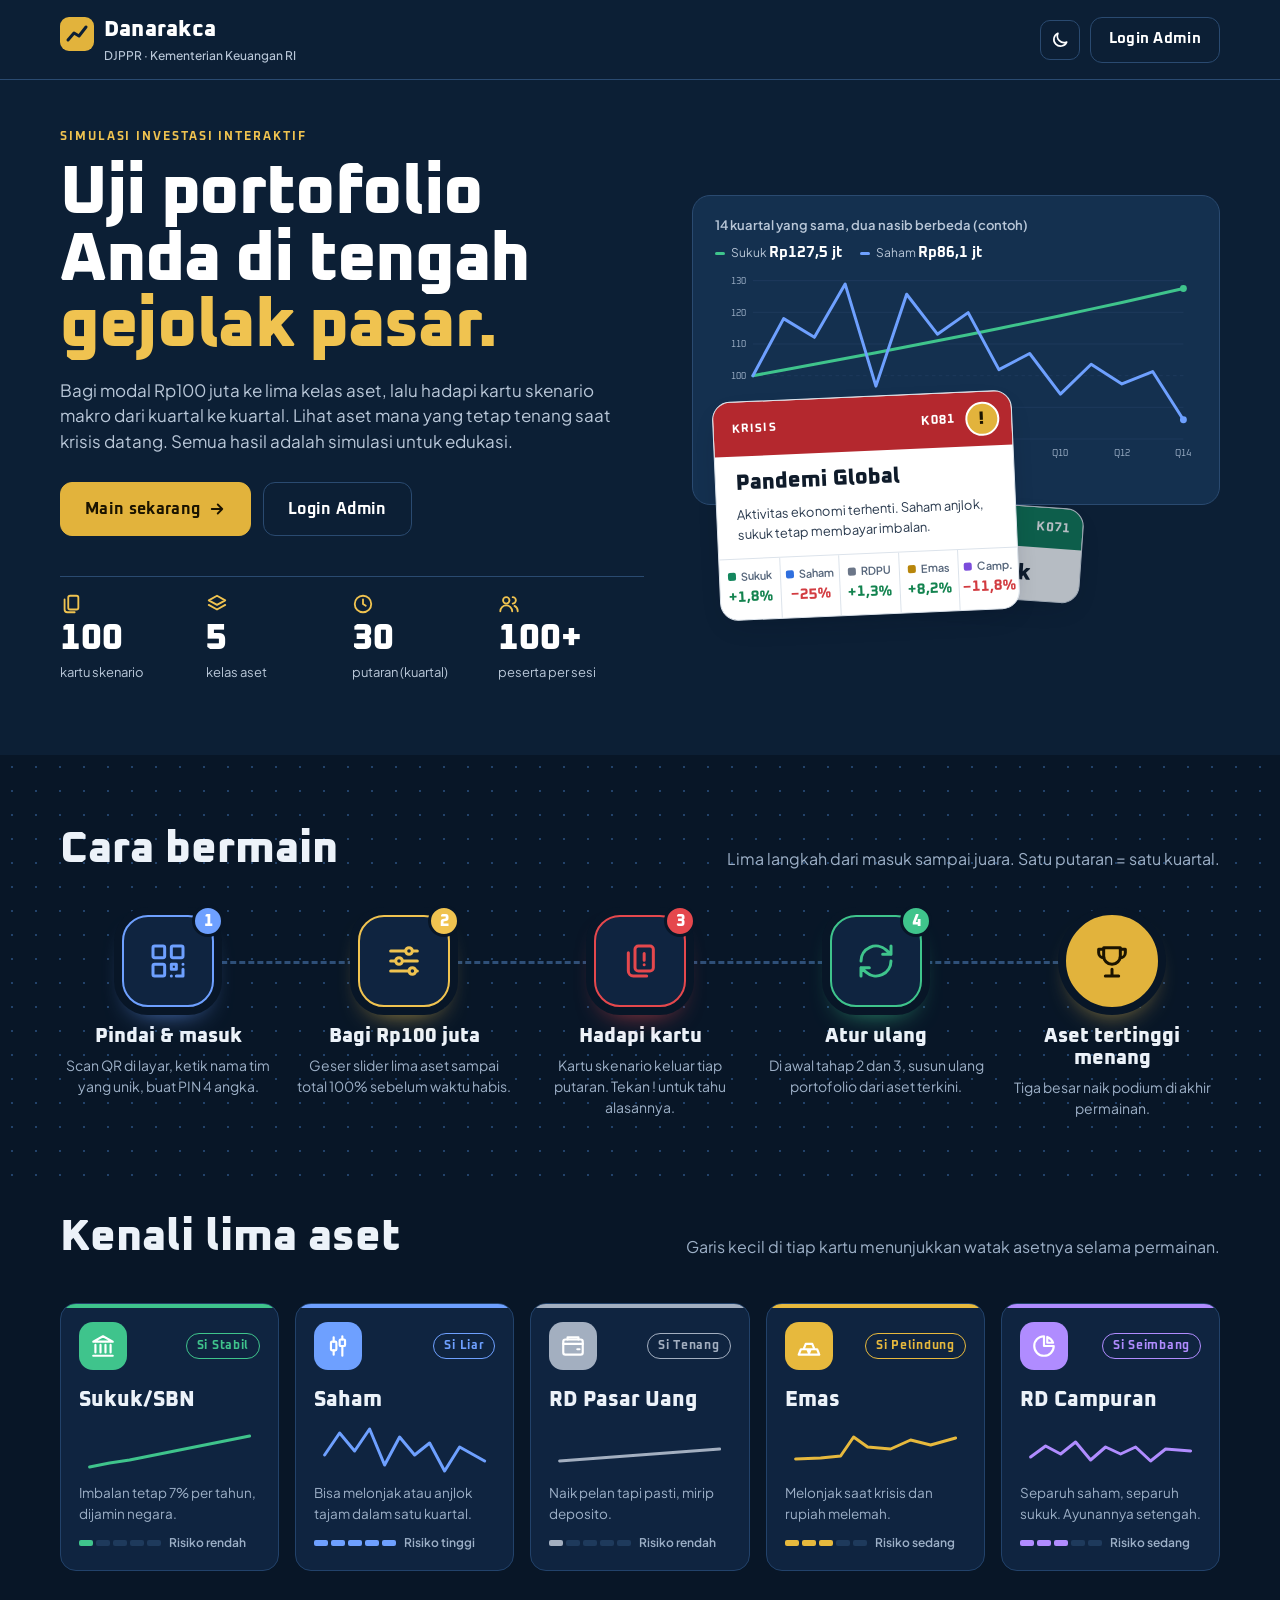
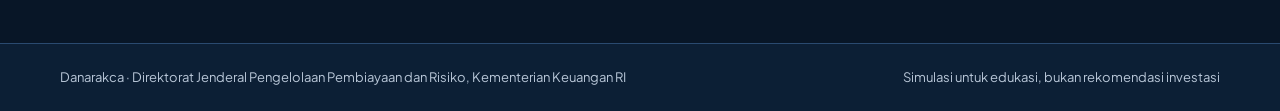
<file: index.html>
<!doctype html>
<html lang="id" data-ui="dark">
<head>
<meta charset="utf-8">
<meta name="viewport" content="width=device-width,initial-scale=1,viewport-fit=cover">
<title>Danarakca · Simulasi Investasi</title>
<meta name="description" content="Danarakca: simulasi alokasi aset berbasis kartu skenario. Kelola Rp100 juta di lima kelas aset dan lihat mana yang tetap tenang saat krisis.">
<link rel="icon" href="data:image/svg+xml,%3Csvg xmlns='http://www.w3.org/2000/svg' viewBox='0 0 34 34'%3E%3Crect width='34' height='34' rx='9' fill='%23E2B33C'/%3E%3Cpath d='M8 23 L14 16 L19 19 L26 10' stroke='%230C1F35' stroke-width='3' fill='none' stroke-linecap='round' stroke-linejoin='round'/%3E%3C/svg%3E">
<link rel="preconnect" href="https://fonts.googleapis.com"><link rel="preconnect" href="https://fonts.gstatic.com" crossorigin>
<link rel="stylesheet" href="https://fonts.googleapis.com/css2?family=Oxanium:wght@500;600;700;800&family=Plus+Jakarta+Sans:wght@400;500;600;700&display=swap">
<link rel="stylesheet" href="assets/style.css">
<style>
.wrap{max-width:1200px;margin:0 auto;padding-left:max(20px,env(safe-area-inset-left,0px));padding-right:max(20px,env(safe-area-inset-right,0px))}
.nav{background:var(--u-band);color:var(--u-band-ink);border-bottom:1px solid var(--u-band-line);position:sticky;top:0;z-index:5}
.nav .wrap{display:flex;justify-content:space-between;align-items:center;gap:12px;padding-block:14px}
.nav .mark{font-size:22px}
.nav .org{font-size:12px;color:var(--u-band-muted);font-weight:500;font-family:var(--f-body);display:block;letter-spacing:0}
.nav .navr{display:flex;gap:10px;align-items:center}
.hero{background:var(--u-band);color:var(--u-band-ink)}
.hero .wrap{display:grid;grid-template-columns:1.05fr .95fr;gap:48px;align-items:center;padding-block:48px 72px}
.eyebrow{font-size:12px;font-weight:700;letter-spacing:.16em;text-transform:uppercase;color:var(--u-gold-text);font-family:var(--f-display)}
.hero h1{font-family:var(--f-display);font-weight:800;font-size:clamp(40px,6vw,68px);line-height:.98;letter-spacing:-.02em;margin:14px 0 18px;text-wrap:balance}
.hero h1 em{font-style:normal;color:var(--u-gold-text)}
.hero p{font-size:17px;color:var(--u-band-muted);max-width:50ch;margin:0}
.cta{display:flex;gap:12px;margin-top:28px;flex-wrap:wrap}
.cta .btn{min-height:54px;padding:0 24px;font-size:16px}
.stats{display:grid;grid-template-columns:repeat(4,1fr);margin-top:40px;border-top:1px solid var(--u-band-line)}
.stats div{padding:16px 12px 0 0;display:flex;flex-direction:column;gap:6px}
.stats svg{color:var(--u-gold-text)}
.stats b{font-family:var(--f-display);font-size:36px;font-weight:800;line-height:1}
.stats span{font-size:13px;color:var(--u-band-muted)}
.vis{position:relative;min-height:420px}
.vis-chart{position:absolute;inset:0 0 110px 0;background:var(--u-surface-2);border:1px solid var(--u-band-line);border-radius:18px;padding:20px 22px}
.vis-chart h4{margin:0;font-size:13px;color:var(--u-band-muted);font-weight:600}
.vis-chart .k{display:flex;gap:18px;margin-top:6px;font-size:12px;color:var(--u-band-muted)}
.vis-chart .k b{font-family:var(--f-num);color:var(--u-band-ink);font-size:15px}
.vis-chart .k i{display:inline-block;width:10px;height:3px;border-radius:2px;vertical-align:middle;margin-right:6px}
.vis-card{position:absolute;left:24px;bottom:0;width:min(300px,80%);transform:rotate(-2.5deg)}
.vis-card .scard h3{font-size:22px}
.vis-card.back{left:90px;bottom:22px;transform:rotate(4deg);opacity:.7}
.sec{padding-block:72px}
.dots{background-image:radial-gradient(var(--u-line) 1.2px,transparent 1.2px);background-size:24px 24px}
.sec-head{display:flex;justify-content:space-between;align-items:flex-end;gap:16px 24px;flex-wrap:wrap;margin-bottom:44px}
.sec-head h2{font-family:var(--f-display);font-size:clamp(32px,4vw,44px);font-weight:800;margin:0;line-height:1}
.sec-head p{color:var(--u-muted);margin:0;max-width:46ch;font-size:16px}
.howto{list-style:none;margin:0;padding:0;position:relative;display:grid;grid-template-columns:repeat(5,1fr);gap:20px}
.howto::before{content:"";position:absolute;left:10%;right:10%;top:46px;border-top:3px dashed var(--u-input-line)}
.stage{position:relative;display:flex;flex-direction:column;align-items:center;text-align:center;gap:8px}
.node{width:92px;height:92px;border-radius:26px;background:var(--u-surface);border:2.5px solid var(--sc);color:var(--sc);display:flex;align-items:center;justify-content:center;position:relative;box-shadow:0 0 0 8px var(--u-bg),0 14px 28px -12px var(--sc)}
.node.goal{background:var(--gold);border-color:var(--gold);color:var(--on-gold);border-radius:50%}
.node .lv{position:absolute;top:-12px;right:-12px;min-width:32px;height:32px;padding:0 8px;border-radius:999px;background:var(--sc);color:#fff;font-family:var(--f-display);font-weight:800;font-size:16px;display:flex;align-items:center;justify-content:center;border:3px solid var(--u-bg)}
.stage h3{font-family:var(--f-display);font-size:20px;font-weight:800;margin:10px 0 0;line-height:1.1}
.stage p{margin:0;font-size:14px;color:var(--u-muted);max-width:24ch}
.assets{display:grid;grid-template-columns:repeat(5,1fr);gap:16px}
.asset{border-radius:16px;padding:18px;background:var(--u-surface);border:1px solid var(--u-line);display:flex;flex-direction:column;gap:10px;position:relative;overflow:hidden}
.asset::after{content:"";position:absolute;left:0;right:0;top:0;height:4px;background:var(--ac)}
.a-top{display:flex;justify-content:space-between;align-items:center;gap:8px}
.a-ico{width:48px;height:48px;border-radius:14px;background:var(--ac);color:#fff;display:flex;align-items:center;justify-content:center;flex:none}
.a-type{font-family:var(--f-display);font-weight:700;font-size:12px;letter-spacing:.06em;color:var(--ac);border:1.5px solid var(--ac);border-radius:999px;padding:3px 10px;white-space:nowrap}
.asset h3{margin:4px 0 0;font-family:var(--f-display);font-size:21px;font-weight:800}
.spark{width:100%;height:48px;display:block}
.spark polyline{fill:none;stroke:var(--ac);stroke-width:3;stroke-linejoin:round;stroke-linecap:round}
.asset p{margin:0;font-size:13.5px;color:var(--u-muted)}
.risk{display:flex;align-items:center;gap:8px;font-size:12px;color:var(--u-muted);margin-top:auto;font-weight:600}
.risk .bars{display:flex;gap:3px}
.risk .bars i{width:14px;height:6px;border-radius:2px;background:var(--u-track);display:block}
.risk .bars i.f{background:var(--ac)}
.foot{background:var(--u-band);color:var(--u-band-muted);font-size:13px;border-top:1px solid var(--u-band-line)}
.foot .wrap{display:flex;justify-content:space-between;gap:12px;flex-wrap:wrap;padding-block:24px}
@media (max-width:980px){
  .hero .wrap{grid-template-columns:1fr}
  .howto{grid-template-columns:1fr 1fr}
  .howto::before{display:none}
  .assets{grid-template-columns:1fr 1fr}
}
@media (max-width:560px){
  .stats{grid-template-columns:1fr 1fr}
  .howto,.assets{grid-template-columns:1fr}
  .nav .org{display:none}
  .vis{min-height:380px}
}
</style>
</head>
<body>
<nav class="nav"><div class="wrap">
  <a class="mark" href="./" id="logo"><span id="logoSlot"></span><span>Danarakca<span class="org">DJPPR · Kementerian Keuangan RI</span></span></a>
  <div class="navr">
    <button class="themebtn" type="button" aria-label="Ganti tema gelap/terang" id="themeBtn"></button>
    <a class="btn btn-ghost" href="admin.html">Login Admin</a>
  </div>
</div></nav>

<header class="hero"><div class="wrap">
  <div>
    <div class="eyebrow">Simulasi investasi interaktif</div>
    <h1>Uji portofolio Anda di tengah <em>gejolak pasar.</em></h1>
    <p>Bagi modal Rp100 juta ke lima kelas aset, lalu hadapi kartu skenario makro dari kuartal ke kuartal. Lihat aset mana yang tetap tenang saat krisis datang. Semua hasil adalah simulasi untuk edukasi.</p>
    <div class="cta">
      <a class="btn btn-gold" href="play.html">Main sekarang <svg width="18" height="18" viewBox="0 0 24 24" fill="none" stroke="currentColor" stroke-width="2.4" stroke-linecap="round" stroke-linejoin="round" aria-hidden="true"><path d="M5 12h14M13 6l6 6-6 6"/></svg></a>
      <a class="btn btn-ghost" href="admin.html">Login Admin</a>
    </div>
    <div class="stats">
      <div><svg width="22" height="22" viewBox="0 0 24 24" fill="none" stroke="currentColor" stroke-width="2" stroke-linecap="round" stroke-linejoin="round" aria-hidden="true"><rect x="9" y="3" width="11" height="15" rx="2"/><path d="M5 7v11a3 3 0 0 0 3 3h8"/></svg><b>100</b><span>kartu skenario</span></div>
      <div><svg width="22" height="22" viewBox="0 0 24 24" fill="none" stroke="currentColor" stroke-width="2" stroke-linecap="round" stroke-linejoin="round" aria-hidden="true"><path d="M12 3l9 5-9 5-9-5z"/><path d="M3 13l9 5 9-5"/></svg><b>5</b><span>kelas aset</span></div>
      <div><svg width="22" height="22" viewBox="0 0 24 24" fill="none" stroke="currentColor" stroke-width="2" stroke-linecap="round" stroke-linejoin="round" aria-hidden="true"><circle cx="12" cy="12" r="9"/><path d="M12 7v5l3 2"/></svg><b>30</b><span>putaran (kuartal)</span></div>
      <div><svg width="22" height="22" viewBox="0 0 24 24" fill="none" stroke="currentColor" stroke-width="2" stroke-linecap="round" stroke-linejoin="round" aria-hidden="true"><circle cx="9" cy="8" r="3.5"/><path d="M2.5 20a6.5 6.5 0 0 1 13 0M16 4.5a3.5 3.5 0 0 1 0 7M18 14a6.5 6.5 0 0 1 3.5 6"/></svg><b>100+</b><span>peserta per sesi</span></div>
    </div>
  </div>
  <div class="vis">
    <div class="vis-chart">
      <h4>14 kuartal yang sama, dua nasib berbeda (contoh)</h4>
      <div class="k"><span><i style="background:var(--c-sukuk)"></i>Sukuk <b>Rp127,5 jt</b></span><span><i style="background:var(--c-saham)"></i>Saham <b>Rp86,1 jt</b></span></div>
      <div class="chart-box" id="heroChart" style="margin-top:8px"></div>
    </div>
    <div class="vis-card back" aria-hidden="true"><div class="scard"><div class="band" style="background:#0E7A55"><span>Fiskal &amp; SBN</span><span class="num">K071</span></div><div class="body"><h3>Rating Indonesia Naik</h3></div></div></div>
    <div class="vis-card"><div class="scard"><div class="band" style="background:#B4282E"><span>Krisis</span><span class="right"><span class="num">K081</span><span class="why-btn" aria-hidden="true" style="animation:none">!</span></span></div><div class="body"><h3>Pandemi Global</h3><p class="narr" style="font-size:13px">Aktivitas ekonomi terhenti. Saham anjlok, sukuk tetap membayar imbalan.</p></div>
      <div class="impact"><div><span class="lab"><i style="background:var(--k-sukuk)"></i>Sukuk</span><span class="val k-up">+1,8%</span></div><div><span class="lab"><i style="background:var(--k-saham)"></i>Saham</span><span class="val k-down">−25%</span></div><div><span class="lab"><i style="background:var(--k-rdpu)"></i>RDPU</span><span class="val k-up">+1,3%</span></div><div><span class="lab"><i style="background:var(--k-emas)"></i>Emas</span><span class="val k-up">+8,2%</span></div><div><span class="lab"><i style="background:var(--k-camp)"></i>Camp.</span><span class="val k-down">−11,8%</span></div></div>
    </div></div>
  </div>
</div></header>

<section class="sec dots"><div class="wrap">
  <div class="sec-head"><h2>Cara bermain</h2><p>Lima langkah dari masuk sampai juara. Satu putaran = satu kuartal.</p></div>
  <ol class="howto">
    <li class="stage" style="--sc:var(--c-saham)"><div class="node"><span class="lv">1</span><svg width="40" height="40" viewBox="0 0 24 24" fill="none" stroke="currentColor" stroke-width="1.8" stroke-linecap="round" stroke-linejoin="round" aria-hidden="true"><rect x="3" y="3" width="7" height="7" rx="1"/><rect x="14" y="3" width="7" height="7" rx="1"/><rect x="3" y="14" width="7" height="7" rx="1"/><path d="M14 14h3v3h-3zM21 14v.01M14 21h.01M17 21h4v-4"/></svg></div><h3>Pindai &amp; masuk</h3><p>Scan QR di layar, ketik nama tim yang unik, buat PIN 4 angka.</p></li>
    <li class="stage" style="--sc:var(--u-gold-text)"><div class="node"><span class="lv">2</span><svg width="40" height="40" viewBox="0 0 24 24" fill="none" stroke="currentColor" stroke-width="1.8" stroke-linecap="round" aria-hidden="true"><path d="M4 6h9M17 6h3M4 12h3M11 12h9M4 18h11M19 18h1"/><circle cx="15" cy="6" r="2"/><circle cx="9" cy="12" r="2"/><circle cx="17" cy="18" r="2"/></svg></div><h3>Bagi Rp100 juta</h3><p>Geser slider lima aset sampai total 100% sebelum waktu habis.</p></li>
    <li class="stage" style="--sc:#E5484D"><div class="node"><span class="lv">3</span><svg width="40" height="40" viewBox="0 0 24 24" fill="none" stroke="currentColor" stroke-width="1.8" stroke-linecap="round" stroke-linejoin="round" aria-hidden="true"><rect x="9" y="3" width="11" height="15" rx="2"/><path d="M5 7v11a3 3 0 0 0 3 3h8"/><path d="M14.5 7.5v4M14.5 14.2v.1"/></svg></div><h3>Hadapi kartu</h3><p>Kartu skenario keluar tiap putaran. Tekan ! untuk tahu alasannya.</p></li>
    <li class="stage" style="--sc:var(--c-sukuk)"><div class="node"><span class="lv">4</span><svg width="40" height="40" viewBox="0 0 24 24" fill="none" stroke="currentColor" stroke-width="1.8" stroke-linecap="round" stroke-linejoin="round" aria-hidden="true"><path d="M3 12a9 9 0 0 1 15-6.7L21 8M21 3v5h-5M21 12a9 9 0 0 1-15 6.7L3 16M3 21v-5h5"/></svg></div><h3>Atur ulang</h3><p>Di awal tahap 2 dan 3, susun ulang portofolio dari aset terkini.</p></li>
    <li class="stage" style="--sc:var(--u-gold-text)"><div class="node goal"><svg width="40" height="40" viewBox="0 0 24 24" fill="none" stroke="currentColor" stroke-width="1.8" stroke-linecap="round" stroke-linejoin="round" aria-hidden="true"><path d="M8 21h8M12 17v4M7 4h10v5a5 5 0 0 1-10 0z"/><path d="M17 5h3v2a3 3 0 0 1-3 3M7 5H4v2a3 3 0 0 0 3 3"/></svg></div><h3>Aset tertinggi menang</h3><p>Tiga besar naik podium di akhir permainan.</p></li>
  </ol>
</div></section>

<section class="sec" style="padding-top:24px"><div class="wrap">
  <div class="sec-head"><h2>Kenali lima aset</h2><p>Garis kecil di tiap kartu menunjukkan watak asetnya selama permainan.</p></div>
  <div class="assets">
    <div class="asset" style="--ac:var(--c-sukuk)"><div class="a-top"><span class="a-ico"><svg width="26" height="26" viewBox="0 0 24 24" fill="none" stroke="currentColor" stroke-width="2" stroke-linecap="round" stroke-linejoin="round" aria-hidden="true"><path d="M3 21h18M5 18v-7M9.7 18v-7M14.3 18v-7M19 18v-7M12 3l9 5H3z"/></svg></span><span class="a-type">Si Stabil</span></div><h3>Sukuk/SBN</h3><svg class="spark" viewBox="0 0 160 48" aria-hidden="true"><polyline points="0,42 20,38 40,35 60,31 80,27 100,23 120,19 140,15 160,11"/></svg><p>Imbalan tetap 7% per tahun, dijamin negara.</p><div class="risk"><span class="bars"><i class="f"></i><i></i><i></i><i></i><i></i></span>Risiko rendah</div></div>
    <div class="asset" style="--ac:var(--c-saham)"><div class="a-top"><span class="a-ico"><svg width="26" height="26" viewBox="0 0 24 24" fill="none" stroke="currentColor" stroke-width="2" stroke-linecap="round" stroke-linejoin="round" aria-hidden="true"><path d="M8 4v4M8 16v4M16 3v3M16 12v9"/><rect x="5.5" y="8" width="5" height="8" rx="1"/><rect x="13.5" y="6" width="5" height="6" rx="1"/></svg></span><span class="a-type">Si Liar</span></div><h3>Saham</h3><svg class="spark" viewBox="0 0 160 48" aria-hidden="true"><polyline points="0,30 15,8 30,26 45,4 60,40 75,12 90,30 105,18 120,46 135,22 160,36"/></svg><p>Bisa melonjak atau anjlok tajam dalam satu kuartal.</p><div class="risk"><span class="bars"><i class="f"></i><i class="f"></i><i class="f"></i><i class="f"></i><i class="f"></i></span>Risiko tinggi</div></div>
    <div class="asset" style="--ac:var(--c-rdpu)"><div class="a-top"><span class="a-ico"><svg width="26" height="26" viewBox="0 0 24 24" fill="none" stroke="currentColor" stroke-width="2" stroke-linecap="round" stroke-linejoin="round" aria-hidden="true"><rect x="3" y="6" width="18" height="14" rx="2"/><path d="M3 10h18M16 15h2M7 6V4h10v2"/></svg></span><span class="a-type">Si Tenang</span></div><h3>RD Pasar Uang</h3><svg class="spark" viewBox="0 0 160 48" aria-hidden="true"><polyline points="0,36 40,33 80,30 120,27 160,24"/></svg><p>Naik pelan tapi pasti, mirip deposito.</p><div class="risk"><span class="bars"><i class="f"></i><i></i><i></i><i></i><i></i></span>Risiko rendah</div></div>
    <div class="asset" style="--ac:var(--c-emas)"><div class="a-top"><span class="a-ico"><svg width="26" height="26" viewBox="0 0 24 24" fill="none" stroke="currentColor" stroke-width="2" stroke-linejoin="round" aria-hidden="true"><path d="M2.5 20l2-5h6l2 5zM11.5 20l2-5h6l2 5zM7 15l2-5h6l2 5z"/></svg></span><span class="a-type">Si Pelindung</span></div><h3>Emas</h3><svg class="spark" viewBox="0 0 160 48" aria-hidden="true"><polyline points="0,34 25,33 45,31 58,12 72,22 95,24 115,15 135,20 160,13"/></svg><p>Melonjak saat krisis dan rupiah melemah.</p><div class="risk"><span class="bars"><i class="f"></i><i class="f"></i><i class="f"></i><i></i><i></i></span>Risiko sedang</div></div>
    <div class="asset" style="--ac:var(--c-camp)"><div class="a-top"><span class="a-ico"><svg width="26" height="26" viewBox="0 0 24 24" fill="none" stroke="currentColor" stroke-width="2" stroke-linecap="round" stroke-linejoin="round" aria-hidden="true"><path d="M21 12A9 9 0 1 1 12 3v9z"/><path d="M15 3.6A9 9 0 0 1 20.4 9H15z"/></svg></span><span class="a-type">Si Seimbang</span></div><h3>RD Campuran</h3><svg class="spark" viewBox="0 0 160 48" aria-hidden="true"><polyline points="0,32 15,21 30,29 45,17 60,35 75,22 90,29 105,22 120,36 135,24 160,26"/></svg><p>Separuh saham, separuh sukuk. Ayunannya setengah.</p><div class="risk"><span class="bars"><i class="f"></i><i class="f"></i><i class="f"></i><i></i><i></i></span>Risiko sedang</div></div>
  </div>
</div></section>

<footer class="foot"><div class="wrap"><span>Danarakca · Direktorat Jenderal Pengelolaan Pembiayaan dan Risiko, Kementerian Keuangan RI</span><span>Simulasi untuk edukasi, bukan rekomendasi investasi</span></div></footer>

<script type="module">
import { initTheme, THEME_ICON, LOGO, lineChart } from './assets/ui.js';
document.getElementById('themeBtn').innerHTML = THEME_ICON;
document.getElementById('logoSlot').innerHTML = LOGO;
initTheme();
const sukuk=[100,101.8,103.6,105.4,107.2,109.1,111,112.9,114.9,116.9,118.9,121,123.1,125.3,127.5];
const saham=[100,118,112.1,128.9,96.7,125.7,113.1,119.9,101.9,107,94.2,103.6,97.4,101.3,86.1];
lineChart(document.getElementById('heroChart'),[{values:sukuk,color:'--c-sukuk',width:3.5},{values:saham,color:'--c-saham',width:3.5}],{w:560,h:220,label:'Contoh indeks sukuk dan saham selama 14 kuartal',xt:true,maxTicks:7,base:100});
</script>
</body>
</html>
</file>
<file: assets/style.css>
/* Danarakca — gaya bersama (halaman depan, peserta, admin). Tema gelap & terang lewat <html data-ui="dark|light">. */
:root{
  --f-display:"Oxanium","Plus Jakarta Sans",system-ui,sans-serif;
  --f-body:"Plus Jakarta Sans",system-ui,-apple-system,"Segoe UI",sans-serif;
  --f-num:"Oxanium",ui-monospace,Menlo,monospace;
  /* kartu skenario = kartu fisik, selalu terang */
  --k-bg:#FFFFFF; --k-ink:#0F1B2A; --k-muted:#55657A; --k-line:#DCE3EB;
  --k-up:#13834F; --k-down:#D23B40;
  --k-sukuk:#14875E; --k-saham:#2F6FDE; --k-rdpu:#6B7688; --k-emas:#B8860B; --k-camp:#7C4DDB;
  --gold:#E2B33C; --on-gold:#1B1400;
}
:root,:root[data-ui="dark"]{
  --u-bg:#081627; --u-band:#0C1F35; --u-surface:#0F2440; --u-surface-2:#14304F; --u-ink:#ECF2F9; --u-muted:#9DB0C7; --u-line:#22426A;
  --u-band-ink:#FFFFFF; --u-band-muted:#B9C7D8; --u-band-line:#2A4A70;
  --u-gold-text:#F0C350; --u-up:#46D693; --u-down:#FF7A7E;
  --u-input:#0B1D33; --u-input-line:#2E4F78; --u-track:#1E3A5C;
  --u-bench-bg:#0F3A2B; --u-bench-ink:#8FE6BC; --u-bench-line:#1E5A42;
  --u-err-bg:#3A1518; --u-err-ink:#FFB4B7; --u-err-line:#6A2A2F;
  --u-me:#2A2410; --u-overlay:rgba(3,10,20,.78);
  --c-sukuk:#3FC48C; --c-saham:#6EA0FF; --c-rdpu:#A3AFC0; --c-emas:#E7B93D; --c-camp:#B08CFF;
  --t1:#E2B33C; --t2:#5EB1FF; --t3:#3FC48C; --t4:#FF8FA3; --t5:#B79BFF; --t6:#9DB0C7;
  --g-grid:#1F3B5E; --g-tick:#9DB0C7;
  color-scheme:dark;
}
:root[data-ui="light"]{
  --u-bg:#F3F6FA; --u-band:#FFFFFF; --u-surface:#FFFFFF; --u-surface-2:#EEF2F7; --u-ink:#0F1B2A; --u-muted:#55657A; --u-line:#DCE3EB;
  --u-band-ink:#0C1F35; --u-band-muted:#4D5E73; --u-band-line:#D3DBE5;
  --u-gold-text:#8A6400; --u-up:#13834F; --u-down:#D23B40;
  --u-input:#FFFFFF; --u-input-line:#C3CDD9; --u-track:#E3E8EE;
  --u-bench-bg:#E8F5EF; --u-bench-ink:#0D5A3D; --u-bench-line:#BFE3D2;
  --u-err-bg:#FDECEC; --u-err-ink:#9B1C22; --u-err-line:#F3C2C4;
  --u-me:#FFF6DB; --u-overlay:rgba(15,27,42,.55);
  --c-sukuk:#14875E; --c-saham:#2F6FDE; --c-rdpu:#6B7688; --c-emas:#B8860B; --c-camp:#7C4DDB;
  --t1:#B8860B; --t2:#2F6FDE; --t3:#14875E; --t4:#C2366F; --t5:#7C4DDB; --t6:#6B7688;
  --g-grid:#E3E8EE; --g-tick:#55657A;
  color-scheme:light;
}
*{box-sizing:border-box}
[hidden]{display:none!important}
html,body{margin:0}
body{background:var(--u-bg);color:var(--u-ink);font-family:var(--f-body);font-size:15px;line-height:1.5;-webkit-font-smoothing:antialiased}
button{font:inherit;cursor:pointer;color:inherit}
button:focus-visible,a:focus-visible,input:focus-visible,select:focus-visible{outline:3px solid var(--gold);outline-offset:2px}
a{color:inherit}
.num{font-family:var(--f-num);font-variant-numeric:tabular-nums;font-weight:700}
.up{color:var(--u-up)} .down{color:var(--u-down)} .flat{color:var(--u-muted)}
.k-up{color:var(--k-up)} .k-down{color:var(--k-down)}
.mark{display:inline-flex;align-items:center;gap:10px;font-family:var(--f-display);font-weight:800;letter-spacing:.01em;text-decoration:none}
.mark img,.mark svg{flex:none}
.themebtn{width:40px;height:40px;border-radius:10px;border:1px solid var(--u-band-line);background:transparent;color:var(--u-band-ink);display:inline-flex;align-items:center;justify-content:center;flex:none}
:root[data-ui="dark"] .i-sun,:root:not([data-ui]) .i-sun{display:none} :root[data-ui="light"] .i-moon{display:none}
.btn{display:inline-flex;align-items:center;justify-content:center;gap:8px;min-height:46px;padding:0 18px;border-radius:12px;font-weight:700;font-size:15px;border:1px solid var(--u-line);background:var(--u-surface-2);color:var(--u-ink);text-decoration:none;font-family:var(--f-display);letter-spacing:.02em}
.btn-gold{background:var(--gold);color:var(--on-gold);border-color:var(--gold)}
.btn-ghost{background:transparent;color:var(--u-band-ink);border-color:var(--u-band-line)}
.btn-danger{background:transparent;color:var(--u-down);border-color:var(--u-down)}
.btn[disabled]{opacity:.45;cursor:not-allowed}
.field{display:flex;flex-direction:column;gap:6px}
.field label{font-size:13px;font-weight:700}
.field input,.field select{min-height:50px;border-radius:12px;border:1.5px solid var(--u-input-line);background:var(--u-input);padding:0 14px;font:inherit;font-size:16px;color:var(--u-ink)}
.field .hint{font-size:12px;color:var(--u-muted)}
.msg{border-radius:12px;padding:10px 12px;font-size:13.5px}
.msg.err{background:var(--u-err-bg);color:var(--u-err-ink);border:1px solid var(--u-err-line)}
.msg.ok{background:var(--u-bench-bg);color:var(--u-bench-ink);border:1px solid var(--u-bench-line)}
.chips{display:flex;flex-wrap:wrap;gap:6px}
.chips button{min-height:36px;padding:0 12px;border-radius:999px;border:1px solid var(--u-input-line);background:var(--u-surface);font-weight:700;font-size:13px}
.stack{display:flex;height:12px;border-radius:6px;overflow:hidden;background:var(--u-track)}
.stack i{display:block;height:100%;transition:width .2s}

/* ===== Kartu skenario ===== */
.scard{background:var(--k-bg);color:var(--k-ink);border-radius:18px;overflow:hidden;display:flex;flex-direction:column;border:1px solid var(--k-line);box-shadow:0 10px 30px -16px rgba(5,15,30,.45)}
.scard .band{display:flex;justify-content:space-between;align-items:center;gap:10px;padding:10px 12px 10px 18px;color:#fff;font-size:12px;font-weight:700;letter-spacing:.1em;text-transform:uppercase;font-family:var(--f-display)}
.scard .band .right{display:flex;align-items:center;gap:10px}
.scard .band .num{letter-spacing:.02em;font-size:13px}
.why-btn{width:34px;height:34px;border-radius:50%;border:2px solid #fff;background:var(--gold);color:var(--on-gold);font-family:var(--f-display);font-weight:800;font-size:18px;line-height:1;display:inline-flex;align-items:center;justify-content:center;flex:none;padding:0}
.why-btn[aria-expanded="false"]{animation:nudge 2.4s ease-in-out infinite}
.why-btn[aria-expanded="true"]{background:#fff;color:#0C1F35}
@keyframes nudge{0%,80%,100%{transform:scale(1)}88%{transform:scale(1.18)}}
.scard .body{padding:16px 20px 14px;display:flex;flex-direction:column;gap:10px}
.scard h3{font-family:var(--f-display);font-weight:800;margin:0;line-height:1.05;text-wrap:balance}
.scard .narr{margin:0;color:#2A3A4E}
.scard .why{margin:0;font-size:.9em;color:#3B4A5C;background:#F3F6FA;border-radius:10px;padding:8px 10px}
.scard .hint{margin:0;font-size:12.5px;color:var(--k-muted)}
.reasons{display:flex;flex-direction:column;border-top:1px dashed var(--k-line);padding-top:4px}
.reasons div{display:grid;grid-template-columns:auto 1fr;gap:2px 10px;padding:7px 0;border-top:1px solid #EEF1F5;align-items:start}
.reasons div:first-child{border-top:0}
.reasons .rh{display:flex;align-items:center;gap:6px;font-weight:700;font-size:.9em;white-space:nowrap}
.reasons .rh i{width:9px;height:9px;border-radius:2px;display:block}
.reasons .rv{font-family:var(--f-num);font-weight:700;font-size:.9em}
.reasons p{grid-column:1/-1;margin:0;font-size:.86em;color:#3B4A5C;line-height:1.45}
.impact{display:grid;grid-template-columns:repeat(5,1fr);border-top:1px solid var(--k-line);margin-top:auto}
.impact div{padding:9px 2px 11px;text-align:center;display:flex;flex-direction:column;gap:1px;border-left:1px solid var(--k-line)}
.impact div:first-child{border-left:0}
.impact .lab{font-size:11px;font-weight:600;color:var(--k-muted);display:flex;align-items:center;justify-content:center;gap:5px;white-space:nowrap}
.impact .lab i{width:8px;height:8px;border-radius:2px;display:block}
.impact .val{font-family:var(--f-num);font-weight:700;font-size:15px}
.scard.empty .body{align-items:flex-start;justify-content:center;min-height:200px}
.flip{animation:flip .55s cubic-bezier(.3,.7,.3,1)}
@keyframes flip{0%{transform:perspective(1200px) rotateY(80deg);opacity:.2}100%{transform:none;opacity:1}}

/* ===== Papan peringkat ===== */
.lb{width:100%;border-collapse:collapse}
.lb thead th{position:sticky;top:0;background:var(--u-surface);font-size:11px;letter-spacing:.12em;text-transform:uppercase;color:var(--u-muted);text-align:left;padding:6px;font-family:var(--f-display);z-index:1;border-bottom:1px solid var(--u-line)}
.lb thead th.rt,.lb td.rt{text-align:right}
.lb td{padding:9px 6px;border-top:1px solid var(--u-line)}
.lb tbody tr:first-child td{border-top:0}
.lb .rk{width:40px;font-family:var(--f-num);font-weight:700;color:var(--u-muted)}
.lb tr.top .rk{color:var(--u-gold-text)}
.lb tr.top .nm{font-weight:700}
.lb .mv{width:44px;font-family:var(--f-num);font-size:13px;font-weight:700}
.lb .nm{font-weight:600;word-break:break-word}
.lb .v{font-family:var(--f-num);font-weight:700}
.lb .r{font-family:var(--f-num);font-size:13px;font-weight:600;width:72px}
.lb tr.cut td{border-top:2px dashed var(--gold)}
.lb tr.me td{background:var(--u-me)}

/* ===== Grafik ===== */
.chart-box svg{display:block;width:100%;height:auto}
.chart-key{display:flex;flex-wrap:wrap;gap:6px 16px;font-size:13px;color:var(--u-muted);margin-top:8px}
.chart-key span{display:inline-flex;align-items:center;gap:6px}
.chart-key i{width:14px;height:3px;border-radius:2px;display:block}
.chart-key b{color:var(--u-ink);font-family:var(--f-num)}

/* ===== Overlay / popup ===== */
.overlay{position:fixed;inset:0;background:var(--u-overlay);display:flex;align-items:center;justify-content:center;z-index:50;padding:max(16px,env(safe-area-inset-top,0px)) max(16px,env(safe-area-inset-right,0px)) max(16px,env(safe-area-inset-bottom,0px)) max(16px,env(safe-area-inset-left,0px));backdrop-filter:blur(3px)}
.pop{background:var(--u-surface);color:var(--u-ink);border:1px solid var(--u-line);border-radius:22px;padding:28px;max-width:560px;width:100%;text-align:center;box-shadow:0 30px 60px -20px rgba(0,0,0,.5);display:flex;flex-direction:column;gap:14px;align-items:center;max-height:100%;overflow:auto}
.pop h2{font-family:var(--f-display);font-size:30px;margin:0;line-height:1.1}
.pop p{margin:0;color:var(--u-muted)}
.pop .actions{display:flex;gap:10px;flex-wrap:wrap;justify-content:center}
.timer{position:relative;width:160px;height:160px}
.timer svg{width:100%;height:100%;transform:rotate(-90deg)}
.timer circle{fill:none;stroke-width:10}
.timer .bg{stroke:var(--u-track)} .timer .fg{stroke:var(--gold);stroke-linecap:round;transition:stroke-dashoffset .9s linear}
.timer b{position:absolute;inset:0;display:flex;align-items:center;justify-content:center;font-family:var(--f-display);font-size:54px;font-weight:800}
.timer.low .fg{stroke:var(--u-down)}

/* Podium */
.podium{display:flex;align-items:flex-end;justify-content:center;gap:14px;width:100%}
.podium .p{flex:1;max-width:220px;display:flex;flex-direction:column;align-items:center;gap:8px}
.podium .who{font-family:var(--f-display);font-weight:800;font-size:18px;text-align:center;word-break:break-word}
.podium .amt{font-family:var(--f-num);font-weight:700;color:var(--u-muted);font-size:14px}
.podium .block{width:100%;border-radius:14px 14px 0 0;display:flex;align-items:flex-start;justify-content:center;padding-top:10px;font-family:var(--f-display);font-weight:800;font-size:44px;color:var(--on-gold);animation:rise .8s cubic-bezier(.2,.8,.2,1) both}
.podium .p1 .block{height:190px;background:var(--gold);animation-delay:1.4s}
.podium .p2 .block{height:140px;background:#C9D3DF;animation-delay:.7s}
.podium .p3 .block{height:100px;background:#D9A270;animation-delay:0s}
.podium .p1 .who,.podium .p1 .amt{animation:fadein .5s 2s both}
.podium .p2 .who,.podium .p2 .amt{animation:fadein .5s 1.3s both}
.podium .p3 .who,.podium .p3 .amt{animation:fadein .5s .6s both}
@keyframes rise{from{transform:scaleY(0);transform-origin:bottom}to{transform:scaleY(1);transform-origin:bottom}}
@keyframes fadein{from{opacity:0;transform:translateY(8px)}to{opacity:1;transform:none}}

.toast{position:fixed;left:50%;bottom:max(20px,env(safe-area-inset-bottom,0px));transform:translateX(-50%);background:var(--u-ink);color:var(--u-bg);padding:10px 16px;border-radius:12px;font-weight:600;font-size:14px;z-index:60;max-width:calc(100% - 32px)}
.dot{width:8px;height:8px;border-radius:50%;background:var(--u-up);display:inline-block;animation:pulse 1.6s infinite}
@keyframes pulse{50%{opacity:.3}}
@media (prefers-reduced-motion:reduce){.why-btn,.dot,.flip,.podium .block,.podium .who,.podium .amt{animation:none!important}}

/* ===== podium: ikon & confetti ===== */
.podium .pod-ico{width:56px;height:56px;animation:pop .6s cubic-bezier(.2,1.6,.4,1) both}
.podium .p1 .pod-ico{width:84px;height:84px;animation-delay:2s}
.podium .p2 .pod-ico{animation-delay:1.3s}
.podium .p3 .pod-ico{animation-delay:.6s}
@keyframes pop{from{opacity:0;transform:scale(.3) translateY(20px)}to{opacity:1;transform:none}}
.confetti{position:fixed;inset:0;width:100vw;height:100vh;pointer-events:none;z-index:70}

/* ===== cara bermain ===== */
.howto-l{list-style:none;margin:0;padding:0;display:grid;grid-template-columns:repeat(4,1fr);gap:18px;width:100%;position:relative}
.howto-l::before{content:"";position:absolute;left:12%;right:12%;top:38px;border-top:3px dashed var(--u-input-line)}
.ht-step{position:relative;display:flex;flex-direction:column;align-items:center;gap:6px;text-align:center}
.ht-node{width:76px;height:76px;border-radius:22px;background:var(--u-surface);border:2.5px solid var(--sc);color:var(--sc);display:flex;align-items:center;justify-content:center;position:relative;box-shadow:0 0 0 7px var(--u-surface)}
.ht-lv{position:absolute;top:-10px;right:-10px;min-width:28px;height:28px;border-radius:999px;background:var(--sc);color:#fff;font-family:var(--f-display);font-weight:800;font-size:14px;display:flex;align-items:center;justify-content:center;border:3px solid var(--u-surface)}
.ht-step b{font-family:var(--f-display);font-size:19px;margin-top:6px}
.ht-step span:last-child{font-size:14px;color:var(--u-muted);max-width:26ch}
.ht-assets{display:grid;grid-template-columns:repeat(5,1fr);gap:10px;width:100%}
.ht-a{display:flex;flex-direction:column;gap:2px;text-align:left;padding:10px 12px;border-radius:12px;background:var(--u-surface-2);border:1px solid var(--u-line);border-top:4px solid var(--ac)}
.ht-a i{display:none}
.ht-a b{font-family:var(--f-display);font-size:15px}
.ht-a small{font-size:12.5px;color:var(--u-muted)}
@media (max-width:700px){.howto-l{grid-template-columns:1fr 1fr}.howto-l::before{display:none}.ht-assets{grid-template-columns:1fr}}

/* ===== layar edukasi ===== */
.edu-msg{font-size:18px;color:var(--u-ink);margin:0;max-width:80ch;text-align:left}
.edu-grid{display:grid;grid-template-columns:repeat(5,1fr);gap:12px;width:100%}
.edu-a{background:var(--u-surface-2);border:1px solid var(--u-line);border-top:4px solid var(--ac);border-radius:12px;padding:12px;text-align:left}
.edu-h{display:flex;align-items:center;gap:6px;margin-bottom:8px}
.edu-h b{font-family:var(--f-display);font-size:15px;flex:1}
.edu-h .num{font-size:15px}
.edu-a dl{margin:0;display:flex;flex-direction:column;gap:4px}
.edu-a dl div{display:flex;justify-content:space-between;gap:8px;font-size:13px}
.edu-a dt{color:var(--u-muted)} .edu-a dd{margin:0}
.edu-foot{font-size:14px;color:var(--u-muted);margin:0;text-align:left;max-width:90ch}
@media (max-width:900px){.edu-grid{grid-template-columns:1fr 1fr}}
</file>
